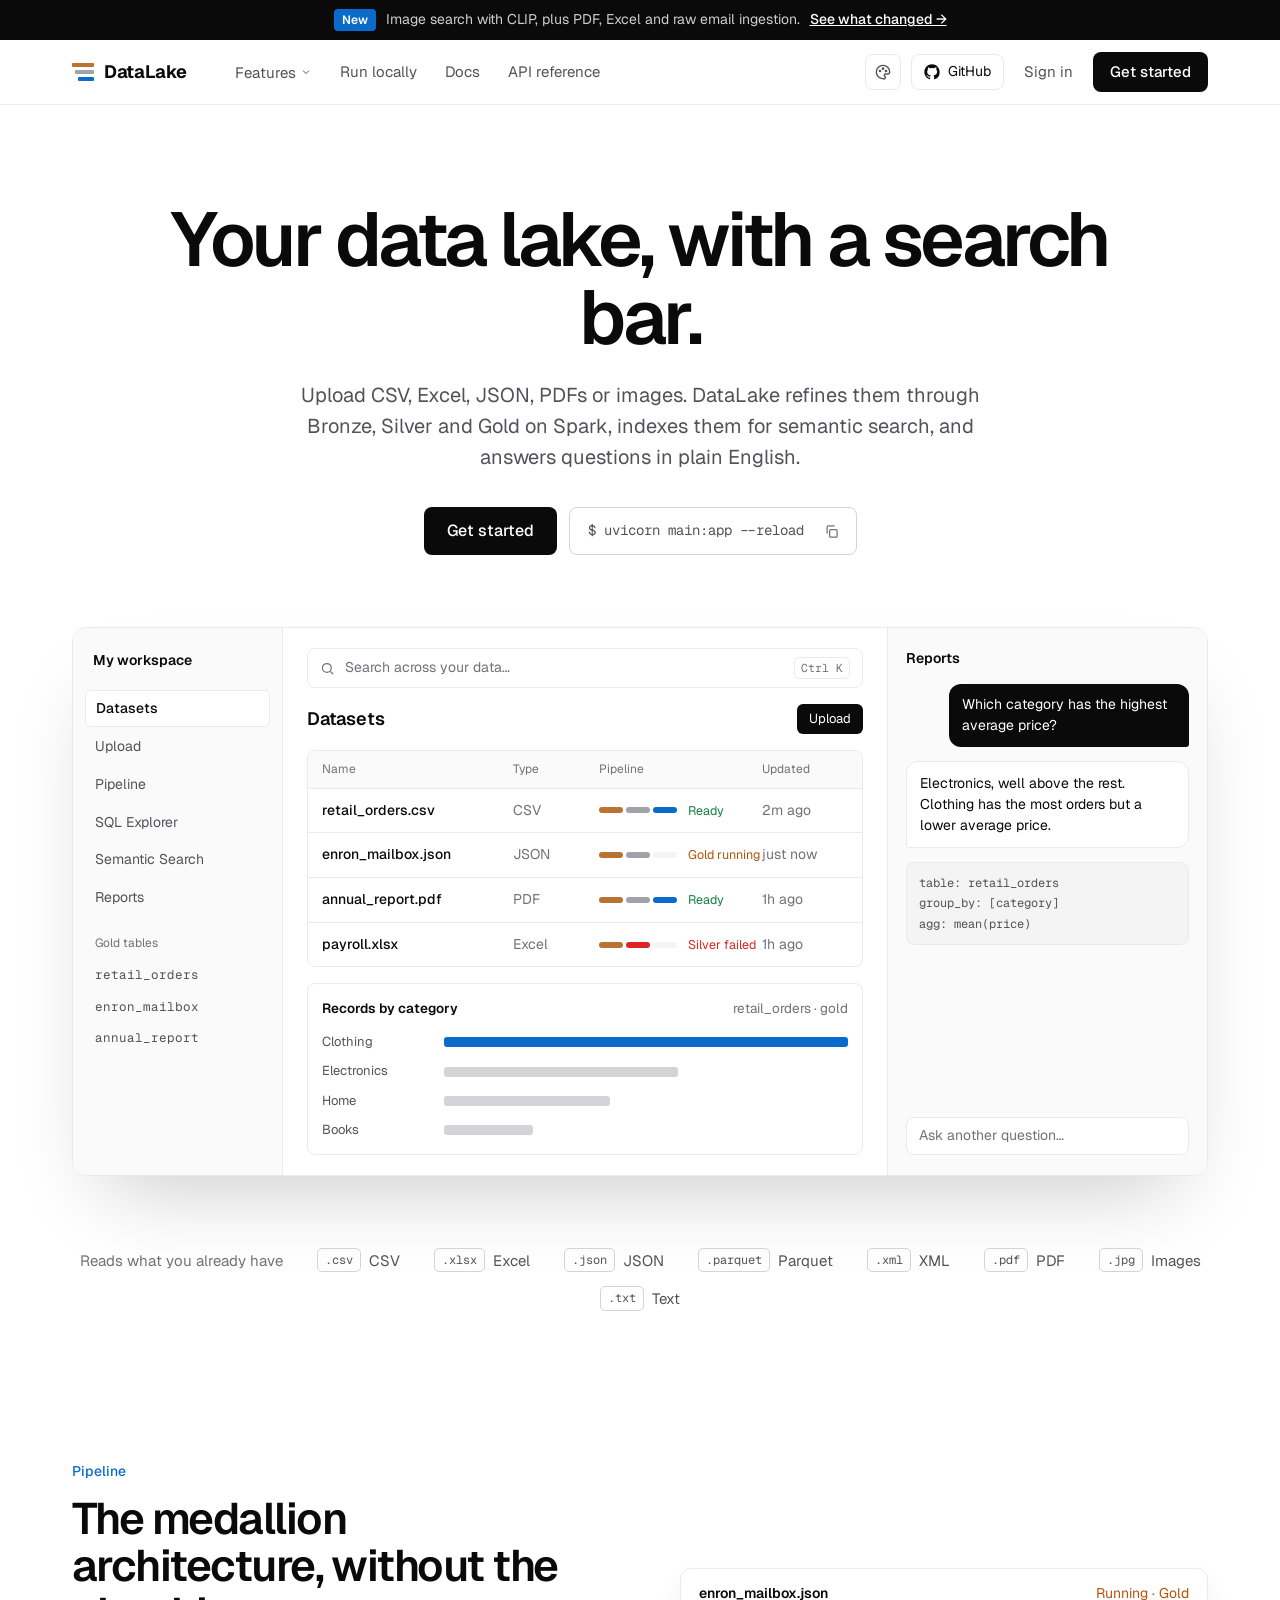
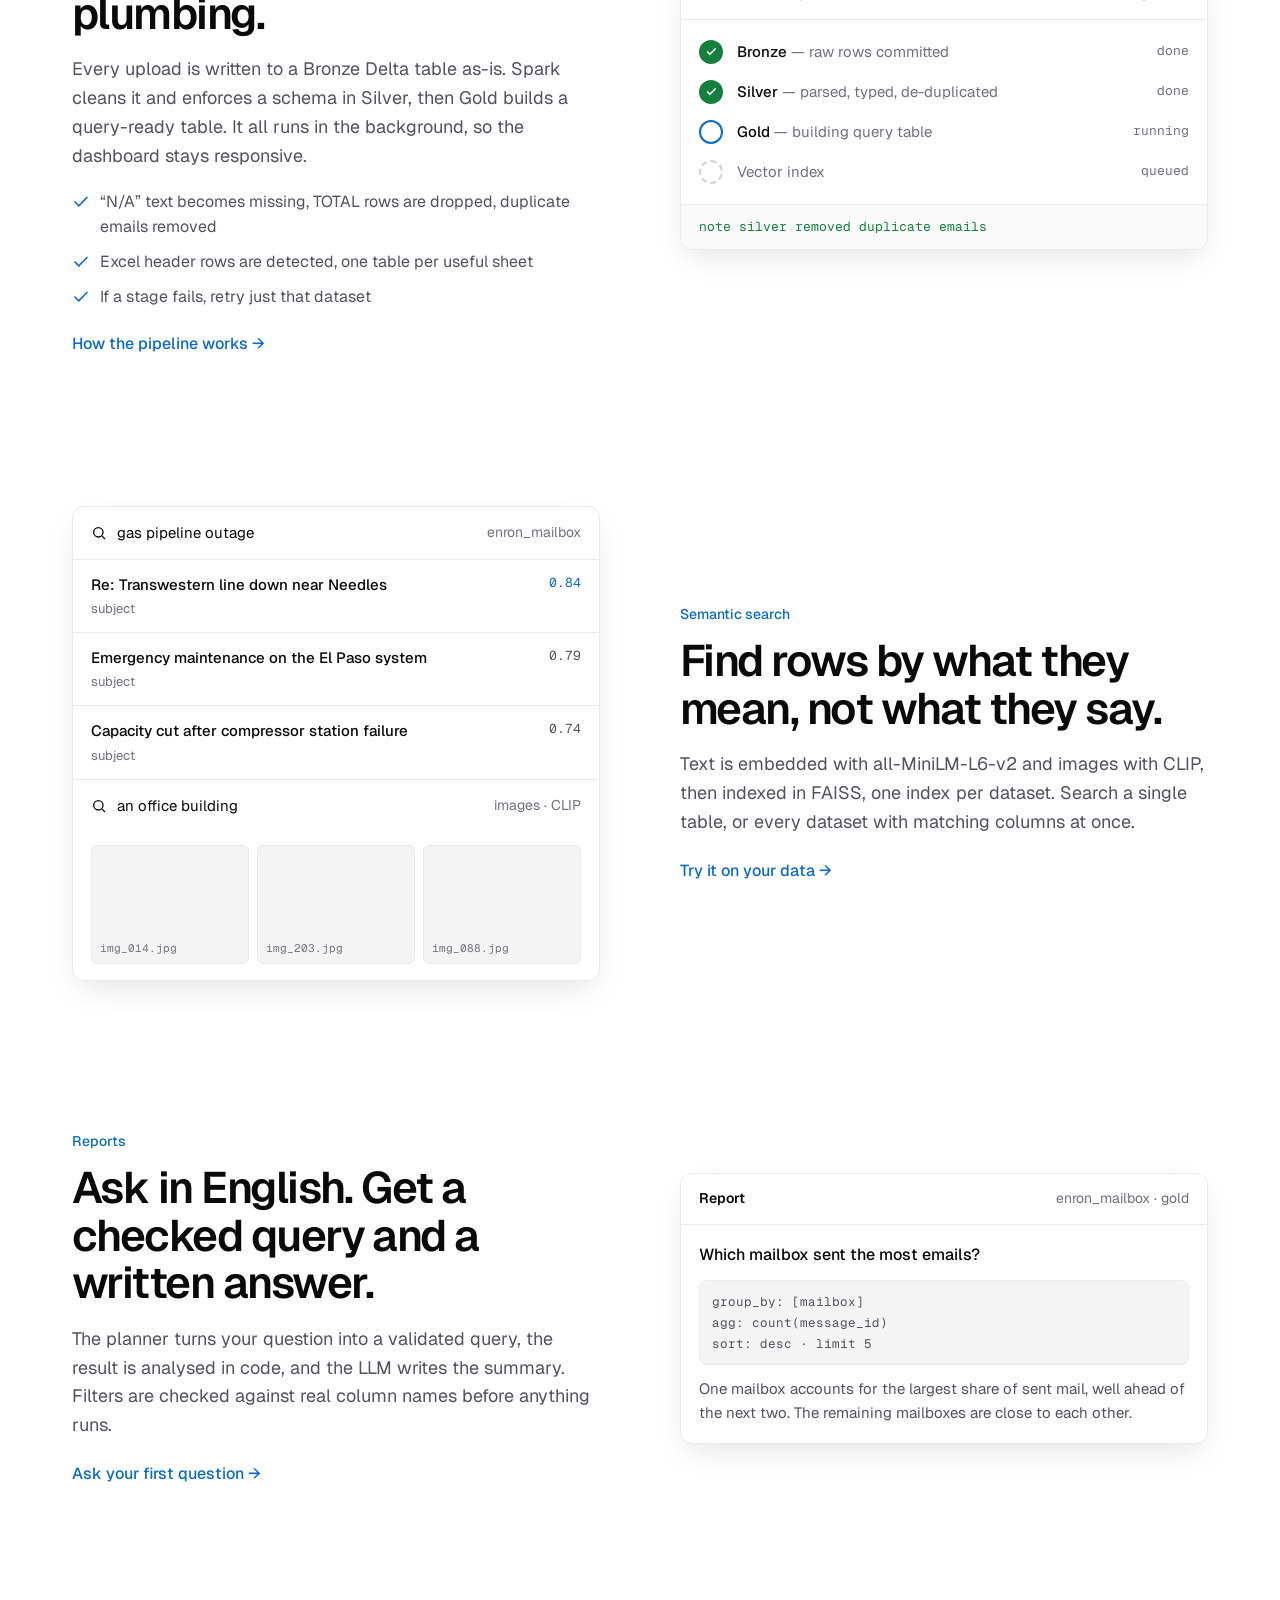
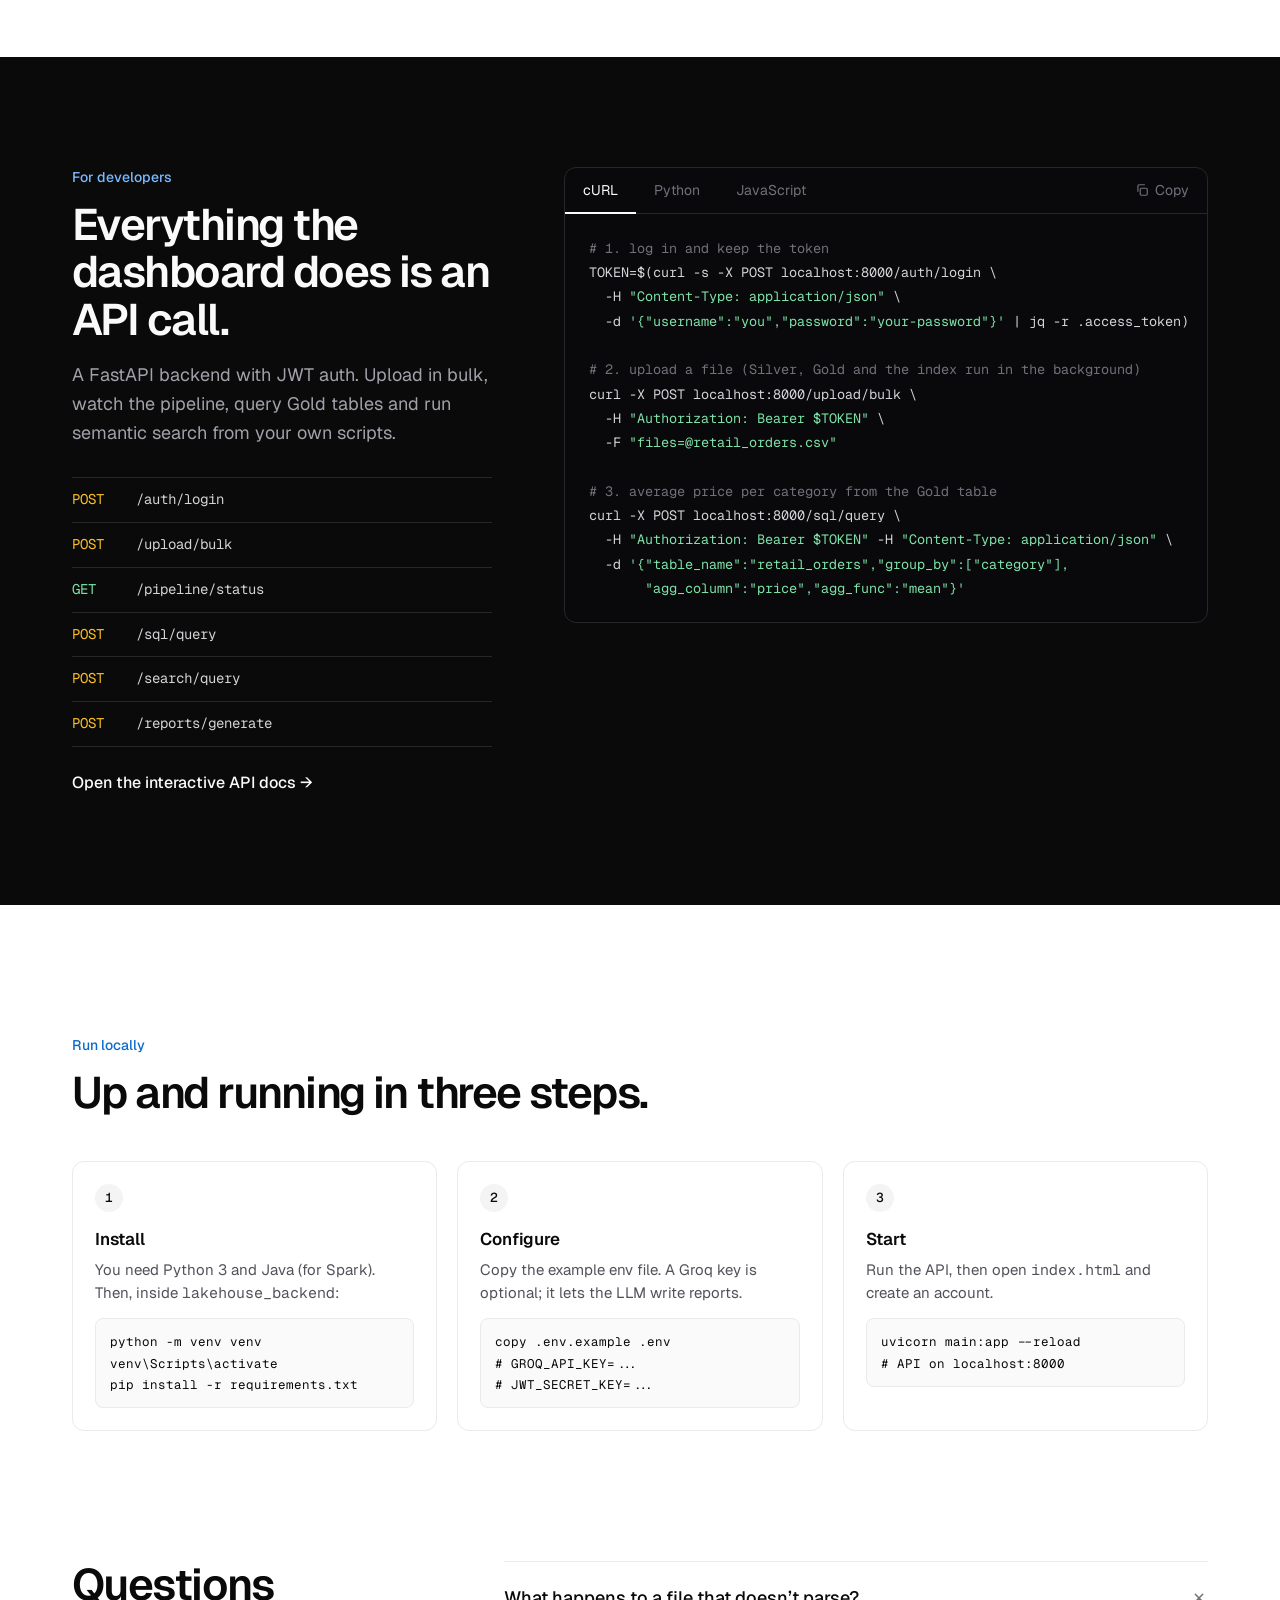
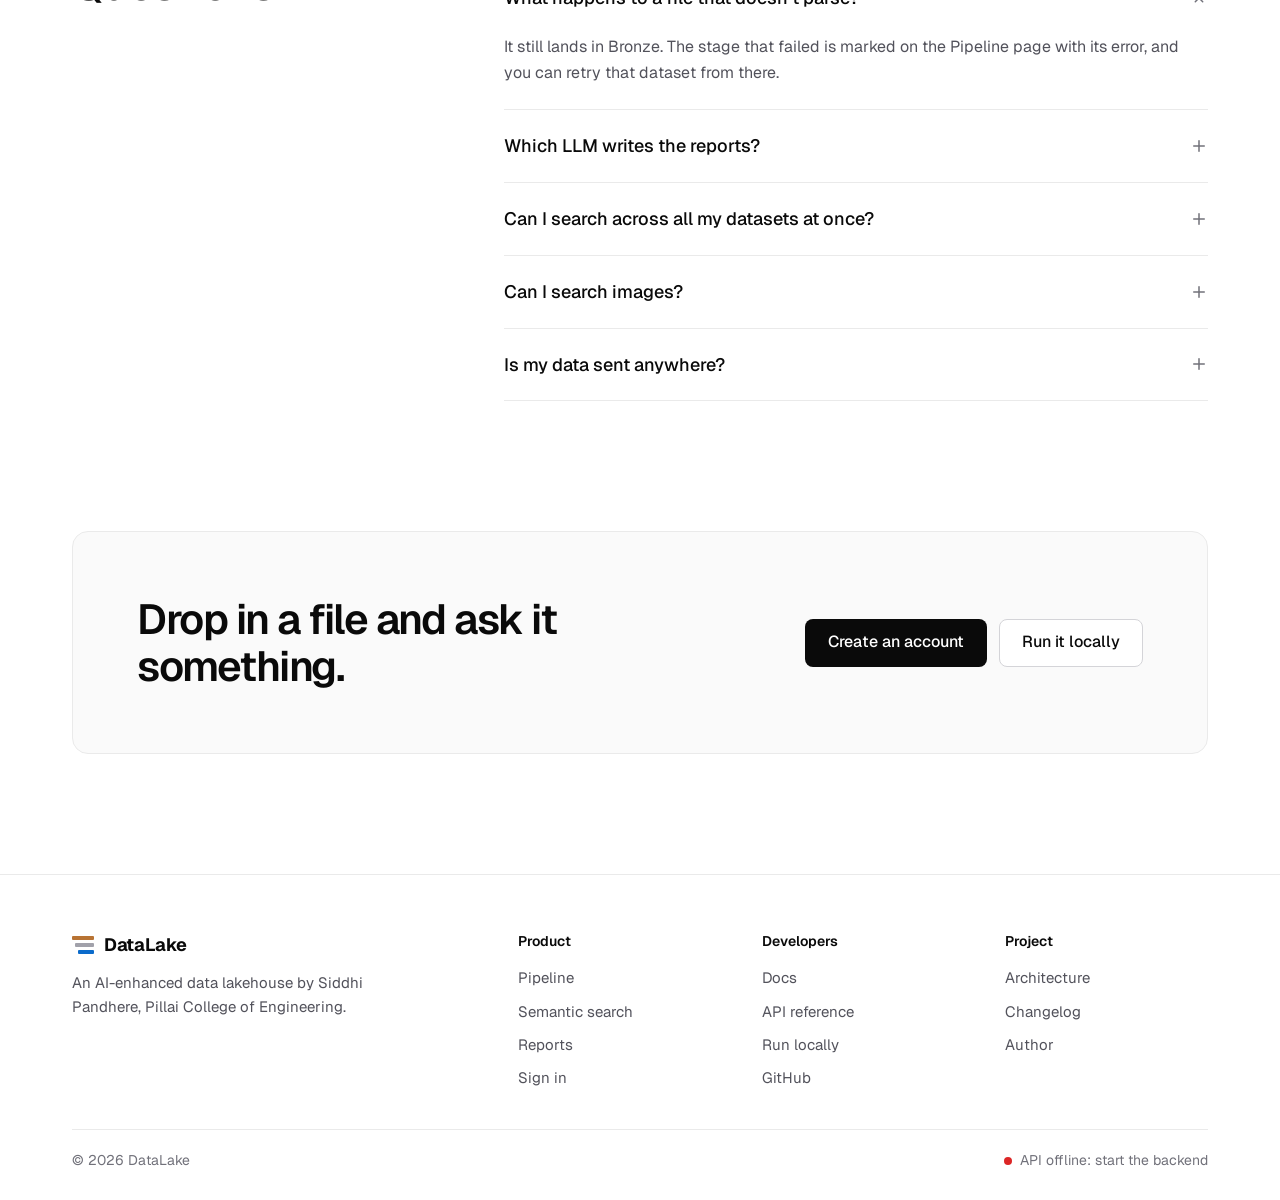
<file: index.html>
<!DOCTYPE html>
<html lang="en">
<head>
<meta charset="UTF-8" />
<meta name="viewport" content="width=device-width, initial-scale=1.0" />
<title>DataLake — AI-enhanced data lakehouse</title>
<meta name="description" content="Upload CSV, Excel, JSON, PDFs or images. DataLake refines them through Bronze, Silver and Gold, indexes them for semantic search, and answers questions in plain English." />
<script src="theme.js"></script>
<link rel="preconnect" href="https://fonts.googleapis.com">
<link rel="preconnect" href="https://fonts.gstatic.com" crossorigin>
<link href="https://fonts.googleapis.com/css2?family=Geist:wght@400;500;600;700&family=Geist+Mono:wght@400;500&display=swap" rel="stylesheet">
<link rel="stylesheet" href="theme.css">
<style>
*,*::before,*::after{ margin:0; padding:0; box-sizing:border-box; }
html{ scroll-behavior:smooth; scroll-padding-top: 80px; }
body{ font-family: var(--font-ui); background: var(--bg); color: var(--text); font-size:16px; line-height:1.55; -webkit-font-smoothing: antialiased; }
a{ color: inherit; text-decoration:none; }
button{ font-family: inherit; }
img,svg{ display:block; }
.container{ max-width: 1200px; margin: 0 auto; padding: 0 32px; }
.mono{ font-family: var(--font-mono); }
.faint{ color: var(--text-faint); }
:focus-visible{ outline: 2px solid var(--accent); outline-offset: 2px; border-radius: 4px; }

/* buttons */
.btn{ display:inline-flex; align-items:center; justify-content:center; gap:8px; height:40px; padding:0 16px; border-radius: var(--radius); font-size:15px; font-weight:500; border:1px solid transparent; cursor:pointer; transition: background .15s var(--ease), border-color .15s var(--ease), opacity .15s; white-space:nowrap; }
.btn svg{ width:15px; height:15px; }
.btn-primary{ background: var(--text); color: var(--on-text); }
.btn-primary:hover{ opacity:.86; }
.btn-secondary{ background: var(--surface); color: var(--text); border-color: var(--border-strong); }
.btn-secondary:hover{ border-color: var(--text-faint); }
.btn-lg{ height:48px; padding:0 22px; font-size:16px; }
.link-arrow{ display:inline-flex; align-items:center; gap:6px; font-weight:500; color: var(--accent); }
.link-arrow:hover{ color: var(--accent-hover); }

/* announcement */
.announce{ display:flex; align-items:center; justify-content:center; gap:10px; min-height:40px; padding: 8px 16px; background: var(--text); color: color-mix(in srgb, var(--on-text) 80%, transparent); font-size:14px; text-align:center; flex-wrap:wrap; }
:root[data-scheme="dark"] .announce{ color: var(--text-muted); background: var(--surface); border-bottom:1px solid var(--border); }
.announce .tag{ padding:2px 8px; border-radius:4px; background: var(--accent); color: var(--accent-contrast); font-size:12px; font-weight:600; }
.announce .more{ color: var(--on-text); font-weight:500; text-decoration: underline; }
:root[data-scheme="dark"] .announce .more{ color: var(--accent); }

/* nav */
.nav{ position: sticky; top:0; z-index:1000; background: color-mix(in srgb, var(--bg) 88%, transparent); backdrop-filter: saturate(180%) blur(12px); -webkit-backdrop-filter: saturate(180%) blur(12px); border-bottom: 1px solid var(--border); }
.nav .container{ height:64px; display:flex; align-items:center; justify-content:space-between; gap:24px; }
.nav-left{ display:flex; align-items:center; gap:36px; }
.logo{ display:flex; align-items:center; gap:10px; font-weight:700; font-size:18px; letter-spacing:-0.02em; }
.logo-mark{ width:22px; display:flex; flex-direction:column; gap:3px; }
.logo-mark span{ height:4px; border-radius:1px; display:block; }
.logo-mark span:nth-child(1){ background: var(--bronze); }
.logo-mark span:nth-child(2){ background: var(--silver); margin-left:3px; }
.logo-mark span:nth-child(3){ background: var(--accent); margin-left:6px; }
.nav-links{ display:flex; align-items:center; gap:4px; font-size:15px; color: var(--text-muted); }
.nav-links > a, .nav-links .dd > button{ padding: 8px 12px; border-radius: 6px; display:flex; align-items:center; gap:4px; background:none; border:none; color:inherit; font-size:15px; cursor:pointer; }
.nav-links > a:hover, .nav-links .dd > button:hover{ color: var(--text); }
.dd{ position:relative; }
.dd svg{ width:12px; height:12px; transition: transform .15s; }
.dd.open svg{ transform: rotate(180deg); }
.dd-menu{ position:absolute; top: calc(100% + 8px); left:0; width: 320px; padding:8px; background: var(--surface); border:1px solid var(--border); border-radius: var(--radius-lg); box-shadow: var(--shadow-md); display:none; }
.dd.open .dd-menu{ display:block; }
.dd-menu a{ display:block; padding:10px 12px; border-radius: 8px; }
.dd-menu a:hover{ background: var(--surface-3); }
.dd-menu strong{ display:block; font-size:14px; font-weight:500; color: var(--text); }
.dd-menu span{ display:block; font-size:13px; color: var(--text-faint); margin-top:2px; }
.nav-right{ display:flex; align-items:center; gap:10px; font-size:15px; }
.gh{ height:36px; padding:0 12px; display:flex; align-items:center; gap:8px; border:1px solid var(--border); border-radius: var(--radius); font-size:14px; }
.gh:hover{ border-color: var(--border-strong); }
.gh svg{ width:16px; height:16px; }
.signin{ padding: 0 10px; color: var(--text-muted); }
.signin:hover{ color: var(--text); }
.menu-toggle{ display:none; width:36px; height:36px; border:1px solid var(--border); border-radius: var(--radius); background: var(--surface); color: var(--text); align-items:center; justify-content:center; cursor:pointer; }
.menu-toggle svg{ width:18px; height:18px; }
.mobile-menu{ display:none; border-top:1px solid var(--border); padding: 12px 20px 20px; background: var(--bg); }
.mobile-menu a{ display:block; padding: 12px 4px; border-bottom: 1px solid var(--border); font-size:16px; }
.mobile-menu .btn{ width:100%; margin-top:14px; border-bottom:none; }
.nav.menu-open .mobile-menu{ display:block; }

/* hero */
.hero{ padding: 96px 0 0; text-align:center; }
.hero h1{ font-size: clamp(44px, 6.4vw, 76px); font-weight: 600; letter-spacing: -0.045em; line-height:1.02; max-width: 960px; margin: 0 auto; }
.hero p.lead{ margin: 24px auto 0; font-size: 20px; line-height:1.55; color: var(--text-muted); max-width: 680px; }
.hero-cta{ margin-top: 34px; display:flex; gap:12px; justify-content:center; flex-wrap:wrap; }
.cmd{ height:48px; padding: 0 8px 0 18px; display:inline-flex; align-items:center; gap:12px; border:1px solid var(--border-strong); border-radius: var(--radius); background: var(--surface); font-family: var(--font-mono); font-size:14px; color: var(--text-muted); }
.cmd button{ width:32px; height:32px; border:none; border-radius:6px; background:transparent; color: var(--text-faint); cursor:pointer; display:flex; align-items:center; justify-content:center; }
.cmd button:hover{ background: var(--surface-3); color: var(--text); }
.cmd button svg{ width:15px; height:15px; }

/* product shot */
.shot{ margin: 72px auto 0; max-width: 1180px; border:1px solid var(--border); border-radius: 14px; background: var(--surface); box-shadow: var(--shadow-lg); overflow:hidden; display:grid; grid-template-columns: 210px 1fr 320px; text-align:left; font-size:14px; }
.shot-side{ background: var(--surface-2); border-right:1px solid var(--border); padding: 16px 12px; display:flex; flex-direction:column; gap:2px; }
.shot-side .ws{ font-weight:600; padding: 6px 8px 16px; }
.shot-side .it{ padding: 7px 10px; border-radius: 6px; color: var(--text-muted); }
.shot-side .it.on{ background: var(--surface); color: var(--text); border:1px solid var(--border); font-weight:500; }
.shot-side .grp{ padding: 16px 10px 6px; font-size:12px; color: var(--text-faint); }
.shot-side .tb{ padding: 5px 10px; font-family: var(--font-mono); font-size:12.5px; color: var(--text-muted); }
.shot-main{ padding: 20px 24px; display:flex; flex-direction:column; gap:16px; min-width:0; }
.shot-search{ height:40px; display:flex; align-items:center; gap:10px; padding:0 12px; border:1px solid var(--border); border-radius: var(--radius); color: var(--text-faint); }
.shot-search svg{ width:15px; height:15px; }
.kbd{ margin-left:auto; font-family: var(--font-mono); font-size:11.5px; border:1px solid var(--border); border-radius:5px; padding:1px 6px; }
.shot-h{ display:flex; justify-content:space-between; align-items:center; }
.shot-h b{ font-size:18px; font-weight:600; letter-spacing:-0.01em; }
.shot-h span{ height:30px; padding:0 12px; display:flex; align-items:center; border-radius:6px; background: var(--text); color: var(--on-text); font-size:13px; }
.tbl{ border:1px solid var(--border); border-radius: var(--radius); overflow:hidden; }
.tbl .r{ display:grid; grid-template-columns: 2fr .9fr 1.7fr .9fr; padding: 11px 14px; border-top: 1px solid var(--border); align-items:center; }
.tbl .r:first-child{ border-top:none; background: var(--surface-2); color: var(--text-faint); font-size:12px; padding: 9px 14px; }
.tbl .n{ font-weight:500; overflow:hidden; text-overflow:ellipsis; white-space:nowrap; }
.stages{ display:flex; align-items:center; gap:3px; }
.stages i{ width:24px; height:6px; border-radius:3px; background: var(--surface-3); display:block; }
.stages i.b{ background: var(--bronze); } .stages i.s{ background: var(--silver); } .stages i.g{ background: var(--accent); } .stages i.x{ background: var(--red); }
.stages em{ font-style:normal; margin-left:8px; font-size:12.5px; white-space:nowrap; }
.ok{ color: var(--green); } .run{ color: var(--amber); } .bad{ color: var(--red); }
.bars{ border:1px solid var(--border); border-radius: var(--radius); padding: 14px; display:grid; grid-template-columns: 110px 1fr; gap: 9px 12px; align-items:center; font-size:13px; color: var(--text-muted); }
.bars .t{ grid-column: 1 / -1; display:flex; justify-content:space-between; font-size:13.5px; color: var(--text); font-weight:600; margin-bottom:4px; }
.bars .t span{ font-weight:400; color: var(--text-faint); }
.bars i{ height:10px; border-radius:3px; background: var(--border-strong); display:block; }
.bars i.hi{ background: var(--accent); }
.shot-ask{ background: var(--surface-2); border-left:1px solid var(--border); padding: 20px 18px; display:flex; flex-direction:column; gap:14px; }
.bubble-q{ align-self:flex-end; max-width: 240px; padding: 10px 13px; border-radius: 12px 12px 3px 12px; background: var(--text); color: var(--on-text); }
.bubble-a{ padding: 11px 13px; border-radius: 12px 12px 12px 3px; background: var(--surface); border:1px solid var(--border); line-height:1.5; }
.plan{ border:1px solid var(--border); border-radius: 8px; background: var(--surface-3); padding: 10px 12px; font-family: var(--font-mono); font-size:12px; line-height:1.7; color: var(--text-muted); }
.follow{ margin-top:auto; height:38px; display:flex; align-items:center; padding:0 12px; border:1px solid var(--border); border-radius: var(--radius); background: var(--surface); color: var(--text-faint); }

/* formats */
.formats{ margin-top: 72px; display:flex; flex-wrap:wrap; justify-content:center; align-items:center; gap: 14px 34px; font-size:15px; color: var(--text-muted); }
.formats .lbl{ color: var(--text-faint); }
.formats .f{ display:flex; align-items:center; gap:8px; }
.formats .f code{ font-family: var(--font-mono); font-size:12px; padding: 2px 7px; border:1px solid var(--border-strong); border-radius:5px; color: var(--text-muted); }

/* feature blocks */
section.feature{ padding-top: 150px; }
.feature .container{ display:grid; grid-template-columns: 1fr 1fr; gap: 80px; align-items:center; }
.feature.rev .copy{ order:2; }
.kicker{ font-size:14px; font-weight:500; color: var(--accent); }
h2.title{ margin-top: 12px; font-size: clamp(32px, 3.6vw, 44px); font-weight:600; letter-spacing:-0.035em; line-height:1.08; }
.copy p{ margin-top: 18px; font-size:18px; line-height:1.6; color: var(--text-muted); }
.copy ul{ margin-top: 20px; list-style:none; display:flex; flex-direction:column; gap:10px; font-size:16px; color: var(--text-muted); }
.copy li{ display:flex; gap:10px; }
.copy li svg{ width:18px; height:18px; flex-shrink:0; color: var(--accent); margin-top:3px; }
.copy .link-arrow{ margin-top: 22px; }
.panel{ border:1px solid var(--border); border-radius: var(--radius-lg); background: var(--surface); box-shadow: var(--shadow-md); overflow:hidden; font-size:15px; }
.panel-h{ padding: 14px 18px; border-bottom: 1px solid var(--border); display:flex; justify-content:space-between; align-items:center; gap:12px; font-size:14px; }
.panel-h b{ font-weight:600; }
.steps{ padding: 20px 18px; display:flex; flex-direction:column; gap:16px; }
.step{ display:grid; grid-template-columns: 26px 1fr auto; gap:12px; align-items:center; }
.dot{ width:24px; height:24px; border-radius:50%; display:flex; align-items:center; justify-content:center; }
.dot svg{ width:13px; height:13px; }
.dot.done{ background: var(--green); color: var(--surface); }
.dot.now{ border:2px solid var(--accent); }
.dot.wait{ border:2px dashed var(--border-strong); }
.step small{ font-family: var(--font-mono); font-size:13px; color: var(--text-faint); }
.panel-foot{ padding: 12px 18px; background: var(--surface-2); border-top:1px solid var(--border); font-family: var(--font-mono); font-size:13px; color: var(--green); }
.hit{ display:grid; grid-template-columns: 1fr auto; gap: 3px 12px; padding: 13px 18px; border-bottom:1px solid var(--border); }
.hit b{ font-weight:500; }
.hit .sc{ font-family: var(--font-mono); font-size:13px; color: var(--text-muted); }
.hit .sc.top{ color: var(--accent); }
.hit small{ font-size:13px; color: var(--text-faint); }
.imgs{ display:grid; grid-template-columns: repeat(3, 1fr); gap:8px; padding: 14px 18px 16px; }
.imgs div{ aspect-ratio: 4/3; border-radius:6px; background: var(--surface-3); border:1px solid var(--border); display:flex; align-items:flex-end; padding:6px 8px; font-family: var(--font-mono); font-size:11px; color: var(--text-faint); }
.report{ padding: 18px; display:flex; flex-direction:column; gap:12px; }
.report .q{ font-weight:500; font-size:16px; }
.report .sum{ line-height:1.6; color: var(--text-muted); }
.report .plan{ font-size:12.5px; }

/* developer section */
.dev{ margin-top: 170px; background: var(--text); color:#EDEDED; padding: 110px 0; }
:root[data-scheme="dark"] .dev{ background: var(--bg-subtle); border-top:1px solid var(--border); border-bottom:1px solid var(--border); }
.dev .container{ display:grid; grid-template-columns: 420px 1fr; gap: 72px; }
.dev .kicker{ color: var(--accent-on-dark); }
.dev h2.title{ color:#FAFAFA; }
.dev p{ margin-top:18px; font-size:18px; line-height:1.6; color:#A1A1AA; }
.endpoints{ margin-top: 30px; font-family: var(--font-mono); font-size:14px; }
.endpoints div{ padding: 11px 0; border-top: 1px solid #27272A; display:flex; gap:16px; color:#D4D4D8; }
.endpoints div:last-child{ border-bottom: 1px solid #27272A; }
.endpoints .m{ width:48px; color:#7EE2A8; }
.endpoints .m.post{ color:#FBBF24; }
.dev .link-arrow{ margin-top:24px; color:#FAFAFA; }
.code{ border:1px solid #27272A; border-radius: var(--radius-lg); background:#09090B; overflow:hidden; align-self:start; min-width:0; }
.tabs{ display:flex; border-bottom:1px solid #27272A; }
.tabs button{ padding: 13px 18px; border:none; background:none; color:#71717A; font-size:14px; cursor:pointer; border-bottom:2px solid transparent; margin-bottom:-1px; }
.tabs button:hover{ color:#D4D4D8; }
.tabs button[aria-selected="true"]{ color:#FAFAFA; border-bottom-color: #FAFAFA; }
.tabs .copy-code{ margin-left:auto; color:#71717A; display:flex; align-items:center; gap:6px; }
.tabs .copy-code svg{ width:14px; height:14px; }
.code pre{ padding: 22px 24px; font-family: var(--font-mono); font-size:13.5px; line-height:1.8; color:#D4D4D8; overflow-x:auto; }
.code pre[hidden]{ display:none; }
.code .s{ color:#7EE2A8; } .code .k{ color:#FBBF24; } .code .c{ color:#71717A; }

/* run locally */
.run-steps{ display:grid; grid-template-columns: repeat(3, 1fr); gap: 20px; margin-top: 44px; }
.run-step{ border:1px solid var(--border); border-radius: var(--radius-lg); padding: 22px; background: var(--surface); min-width:0; }
.run-step .num{ width:28px; height:28px; border-radius:50%; background: var(--surface-3); display:flex; align-items:center; justify-content:center; font-family: var(--font-mono); font-size:13px; font-weight:500; }
.run-step h3{ margin-top: 14px; font-size:17px; font-weight:600; letter-spacing:-0.01em; }
.run-step p{ margin-top: 6px; font-size:15px; color: var(--text-muted); line-height:1.55; }
.run-step pre{ margin-top: 14px; padding: 12px 14px; border-radius: var(--radius); background: var(--surface-2); border:1px solid var(--border); font-family: var(--font-mono); font-size:12.5px; line-height:1.7; overflow-x:auto; color: var(--text); }

/* faq */
.faq .container{ display:grid; grid-template-columns: 360px 1fr; gap: 72px; }
.faq details{ border-top:1px solid var(--border); }
.faq details:last-child{ border-bottom:1px solid var(--border); }
.faq summary{ list-style:none; cursor:pointer; padding: 22px 0; display:flex; justify-content:space-between; align-items:center; gap:20px; font-size:18px; font-weight:500; }
.faq summary::-webkit-details-marker{ display:none; }
.faq summary svg{ width:18px; height:18px; color: var(--text-faint); transition: transform .2s var(--ease); flex-shrink:0; }
.faq details[open] summary svg{ transform: rotate(45deg); }
.faq details p{ padding: 0 0 22px; font-size:16px; line-height:1.65; color: var(--text-muted); max-width: 680px; }
.faq code{ font-family: var(--font-mono); font-size: 0.9em; padding: 1px 5px; border-radius:4px; background: var(--surface-3); }

/* cta + footer */
.cta{ margin-top: 130px; }
.cta .box{ border:1px solid var(--border); border-radius: 16px; background: var(--surface-2); padding: 64px; display:flex; align-items:center; justify-content:space-between; gap:32px; flex-wrap:wrap; }
.cta h2{ font-size: clamp(30px, 3.4vw, 42px); font-weight:600; letter-spacing:-0.035em; line-height:1.1; max-width:620px; }
.cta .acts{ display:flex; gap:12px; flex-wrap:wrap; }
footer{ margin-top: 120px; border-top:1px solid var(--border); }
.foot{ padding: 56px 0 40px; display:grid; grid-template-columns: 2fr 1fr 1fr 1fr; gap: 40px; font-size:15px; }
.foot p{ margin-top:12px; color: var(--text-muted); line-height:1.6; max-width:300px; }
.foot h4{ font-size:14px; font-weight:600; margin-bottom:14px; }
.foot ul{ list-style:none; display:flex; flex-direction:column; gap:10px; color: var(--text-muted); }
.foot a:hover{ color: var(--text); }
.foot-bottom{ padding: 20px 0 28px; border-top:1px solid var(--border); display:flex; justify-content:space-between; align-items:center; gap:16px; font-size:14px; color: var(--text-faint); flex-wrap:wrap; }
.status{ display:flex; align-items:center; gap:8px; }
.status i{ width:8px; height:8px; border-radius:50%; background: var(--text-faint); display:block; }
.status.up i{ background: var(--green); box-shadow: 0 0 0 3px var(--green-dim); }
.status.down i{ background: var(--red); }

.toast{ position: fixed; bottom: 24px; left:50%; transform: translateX(-50%) translateY(20px); opacity:0; pointer-events:none; background: var(--text); color: var(--on-text); padding: 10px 16px; border-radius: var(--radius); font-size:14px; transition: all .2s var(--ease); z-index:3000; }
.toast.show{ opacity:1; transform: translateX(-50%) translateY(0); }

/* responsive */
@media (max-width: 1080px){
  .shot{ grid-template-columns: 1fr; }
  .shot-side, .shot-ask{ display:none; }
  .dev .container{ grid-template-columns: 1fr; }
}
@media (max-width: 900px){
  .nav-links, .gh, .signin, .nav-right > .btn-primary{ display:none; }
  .menu-toggle{ display:flex; }
  .feature .container{ grid-template-columns: 1fr; gap: 40px; }
  .feature.rev .copy{ order:0; }
  .run-steps{ grid-template-columns: 1fr; }
  .faq .container{ grid-template-columns: 1fr; gap: 24px; }
  .foot{ grid-template-columns: 1fr 1fr; }
}
@media (max-width: 560px){
  .container{ padding: 0 16px; }
  .hero{ padding-top: 64px; }
  .hero p.lead{ font-size:17px; }
  .cmd{ font-size:12px; max-width:100%; overflow:hidden; }
  .tbl .r{ grid-template-columns: 1.4fr 1.6fr; }
  .tbl .r > :nth-child(2), .tbl .r > :nth-child(4){ display:none; }
  section.feature{ padding-top: 96px; }
  .dev{ margin-top: 110px; padding: 72px 0; }
  .cta .box{ padding: 32px 24px; }
  .foot{ grid-template-columns: 1fr; }
}
</style>
</head>
<body>

<a class="announce" href="https://github.com/siddhipandhere/ai-enhanced-data-lakehouse/commits/main" target="_blank" rel="noopener">
  <span class="tag">New</span>
  <span>Image search with CLIP, plus PDF, Excel and raw email ingestion.</span>
  <span class="more">See what changed →</span>
</a>

<header class="nav" id="nav">
  <div class="container">
    <div class="nav-left">
      <a href="index.html" class="logo" aria-label="DataLake home"><span class="logo-mark"><span></span><span></span><span></span></span>DataLake</a>
      <nav class="nav-links" aria-label="Main">
        <div class="dd" id="featuresDd">
          <button type="button" aria-expanded="false" aria-controls="featuresMenu">Features
            <svg viewBox="0 0 24 24" fill="none" stroke="currentColor" stroke-width="2"><path d="M6 9l6 6 6-6"/></svg>
          </button>
          <div class="dd-menu" id="featuresMenu">
            <a href="#pipeline"><strong>Pipeline</strong><span>Bronze → Silver → Gold on Spark and Delta Lake</span></a>
            <a href="#search"><strong>Semantic search</strong><span>Find text and images by meaning with FAISS</span></a>
            <a href="#reports"><strong>Reports</strong><span>Ask a question in plain English</span></a>
            <a href="#api"><strong>API</strong><span>Everything the dashboard does, over HTTP</span></a>
          </div>
        </div>
        <a href="#run">Run locally</a>
        <a href="https://github.com/siddhipandhere/ai-enhanced-data-lakehouse/tree/main/lakehouse_backend#readme" target="_blank" rel="noopener">Docs</a>
        <a href="http://localhost:8000/docs" target="_blank" rel="noopener" title="FastAPI's interactive docs — needs the backend running">API reference</a>
      </nav>
    </div>
    <div class="nav-right">
      <span data-theme-menu></span>
      <a class="gh" href="https://github.com/siddhipandhere/ai-enhanced-data-lakehouse" target="_blank" rel="noopener">
        <svg viewBox="0 0 24 24" fill="currentColor" aria-hidden="true"><path d="M12 .5C5.7.5.5 5.7.5 12c0 5.1 3.3 9.4 7.9 10.9.6.1.8-.3.8-.6v-2c-3.2.7-3.9-1.5-3.9-1.5-.5-1.3-1.3-1.7-1.3-1.7-1-.7.1-.7.1-.7 1.2.1 1.8 1.2 1.8 1.2 1 1.8 2.8 1.3 3.5 1 .1-.8.4-1.3.7-1.6-2.6-.3-5.3-1.3-5.3-5.7 0-1.3.5-2.3 1.2-3.1-.1-.3-.5-1.5.1-3.1 0 0 1-.3 3.3 1.2a11.5 11.5 0 0 1 6 0C17.3 4.7 18.3 5 18.3 5c.6 1.6.2 2.8.1 3.1.8.8 1.2 1.8 1.2 3.1 0 4.4-2.7 5.4-5.3 5.7.4.4.8 1.1.8 2.2v3.3c0 .3.2.7.8.6A11.5 11.5 0 0 0 23.5 12C23.5 5.7 18.3.5 12 .5z"/></svg>
        GitHub</a>
      <a class="signin" href="login.html">Sign in</a>
      <a class="btn btn-primary" href="login.html#register">Get started</a>
      <button class="menu-toggle" id="menuToggle" type="button" aria-label="Open menu" aria-expanded="false" aria-controls="mobileMenu">
        <svg viewBox="0 0 24 24" fill="none" stroke="currentColor" stroke-width="2" stroke-linecap="round"><path d="M4 7h16M4 12h16M4 17h16"/></svg>
      </button>
    </div>
  </div>
  <div class="mobile-menu" id="mobileMenu">
    <a href="#pipeline">Pipeline</a>
    <a href="#search">Semantic search</a>
    <a href="#reports">Reports</a>
    <a href="#api">API</a>
    <a href="#run">Run locally</a>
    <a href="https://github.com/siddhipandhere/ai-enhanced-data-lakehouse/tree/main/lakehouse_backend#readme" target="_blank" rel="noopener">Docs</a>
    <a href="login.html">Sign in</a>
    <a class="btn btn-primary" href="login.html#register">Get started</a>
  </div>
</header>

<main>
<section class="hero">
  <div class="container">
    <h1>Your data lake, with a search bar.</h1>
    <p class="lead">Upload CSV, Excel, JSON, PDFs or images. DataLake refines them through Bronze, Silver and Gold on Spark, indexes them for semantic search, and answers questions in plain English.</p>
    <div class="hero-cta">
      <a class="btn btn-primary btn-lg" href="login.html#register">Get started</a>
      <div class="cmd"><span>$ uvicorn main:app --reload</span>
        <button type="button" data-copy="uvicorn main:app --reload" aria-label="Copy command">
          <svg viewBox="0 0 24 24" fill="none" stroke="currentColor" stroke-width="2"><rect x="9" y="9" width="12" height="12" rx="2"/><path d="M5 15V5a2 2 0 0 1 2-2h10"/></svg>
        </button>
      </div>
    </div>

    <div class="shot" role="img" aria-label="The DataLake dashboard: a dataset list with pipeline progress, a chart, and a report answering a question.">
      <div class="shot-side" aria-hidden="true">
        <div class="ws">My workspace</div>
        <div class="it on">Datasets</div>
        <div class="it">Upload</div>
        <div class="it">Pipeline</div>
        <div class="it">SQL Explorer</div>
        <div class="it">Semantic Search</div>
        <div class="it">Reports</div>
        <div class="grp">Gold tables</div>
        <div class="tb">retail_orders</div>
        <div class="tb">enron_mailbox</div>
        <div class="tb">annual_report</div>
      </div>
      <div class="shot-main" aria-hidden="true">
        <div class="shot-search">
          <svg viewBox="0 0 24 24" fill="none" stroke="currentColor" stroke-width="2"><circle cx="11" cy="11" r="7"/><path d="M21 21l-4.3-4.3"/></svg>
          Search across your data…<span class="kbd">Ctrl K</span>
        </div>
        <div class="shot-h"><b>Datasets</b><span>Upload</span></div>
        <div class="tbl">
          <div class="r"><span>Name</span><span>Type</span><span>Pipeline</span><span>Updated</span></div>
          <div class="r"><span class="n">retail_orders.csv</span><span class="faint">CSV</span><span class="stages"><i class="b"></i><i class="s"></i><i class="g"></i><em class="ok">Ready</em></span><span class="faint">2m ago</span></div>
          <div class="r"><span class="n">enron_mailbox.json</span><span class="faint">JSON</span><span class="stages"><i class="b"></i><i class="s"></i><i></i><em class="run">Gold running</em></span><span class="faint">just now</span></div>
          <div class="r"><span class="n">annual_report.pdf</span><span class="faint">PDF</span><span class="stages"><i class="b"></i><i class="s"></i><i class="g"></i><em class="ok">Ready</em></span><span class="faint">1h ago</span></div>
          <div class="r"><span class="n">payroll.xlsx</span><span class="faint">Excel</span><span class="stages"><i class="b"></i><i class="x"></i><i></i><em class="bad">Silver failed</em></span><span class="faint">1h ago</span></div>
        </div>
        <div class="bars">
          <div class="t">Records by category <span>retail_orders · gold</span></div>
          <span>Clothing</span><i class="hi" style="width:100%"></i>
          <span>Electronics</span><i style="width:58%"></i>
          <span>Home</span><i style="width:41%"></i>
          <span>Books</span><i style="width:22%"></i>
        </div>
      </div>
      <div class="shot-ask" aria-hidden="true">
        <b style="font-weight:600;">Reports</b>
        <div class="bubble-q">Which category has the highest average price?</div>
        <div class="bubble-a">Electronics, well above the rest. Clothing has the most orders but a lower average price.</div>
        <div class="plan">table: retail_orders<br>group_by: [category]<br>agg: mean(price)</div>
        <div class="follow">Ask another question…</div>
      </div>
    </div>

    <div class="formats">
      <span class="lbl">Reads what you already have</span>
      <span class="f"><code>.csv</code>CSV</span>
      <span class="f"><code>.xlsx</code>Excel</span>
      <span class="f"><code>.json</code>JSON</span>
      <span class="f"><code>.parquet</code>Parquet</span>
      <span class="f"><code>.xml</code>XML</span>
      <span class="f"><code>.pdf</code>PDF</span>
      <span class="f"><code>.jpg</code>Images</span>
      <span class="f"><code>.txt</code>Text</span>
    </div>
  </div>
</section>

<section class="feature" id="pipeline">
  <div class="container">
    <div class="copy">
      <div class="kicker">Pipeline</div>
      <h2 class="title">The medallion architecture, without the plumbing.</h2>
      <p>Every upload is written to a Bronze Delta table as-is. Spark cleans it and enforces a schema in Silver, then Gold builds a query-ready table. It all runs in the background, so the dashboard stays responsive.</p>
      <ul>
        <li><svg viewBox="0 0 24 24" fill="none" stroke="currentColor" stroke-width="2.2" stroke-linecap="round"><path d="M20 6L9 17l-5-5"/></svg>“N/A” text becomes missing, TOTAL rows are dropped, duplicate emails removed</li>
        <li><svg viewBox="0 0 24 24" fill="none" stroke="currentColor" stroke-width="2.2" stroke-linecap="round"><path d="M20 6L9 17l-5-5"/></svg>Excel header rows are detected, one table per useful sheet</li>
        <li><svg viewBox="0 0 24 24" fill="none" stroke="currentColor" stroke-width="2.2" stroke-linecap="round"><path d="M20 6L9 17l-5-5"/></svg>If a stage fails, retry just that dataset</li>
      </ul>
      <a class="link-arrow" href="https://github.com/siddhipandhere/ai-enhanced-data-lakehouse/tree/main/lakehouse_backend#readme" target="_blank" rel="noopener">How the pipeline works →</a>
    </div>
    <div class="panel" aria-hidden="true">
      <div class="panel-h"><b>enron_mailbox.json</b><span class="run">Running · Gold</span></div>
      <div class="steps">
        <div class="step"><span class="dot done"><svg viewBox="0 0 24 24" fill="none" stroke="currentColor" stroke-width="3"><path d="M20 6L9 17l-5-5"/></svg></span><span><b style="font-weight:500">Bronze</b><span class="faint"> — raw rows committed</span></span><small>done</small></div>
        <div class="step"><span class="dot done"><svg viewBox="0 0 24 24" fill="none" stroke="currentColor" stroke-width="3"><path d="M20 6L9 17l-5-5"/></svg></span><span><b style="font-weight:500">Silver</b><span class="faint"> — parsed, typed, de-duplicated</span></span><small>done</small></div>
        <div class="step"><span class="dot now"></span><span><b style="font-weight:500">Gold</b><span class="faint"> — building query table</span></span><small class="run">running</small></div>
        <div class="step"><span class="dot wait"></span><span class="faint">Vector index</span><small>queued</small></div>
      </div>
      <div class="panel-foot">note  silver  removed duplicate emails</div>
    </div>
  </div>
</section>

<section class="feature rev" id="search">
  <div class="container">
    <div class="panel" aria-hidden="true">
      <div class="panel-h"><span style="display:flex;align-items:center;gap:10px;font-size:15px;"><svg width="16" height="16" viewBox="0 0 24 24" fill="none" stroke="currentColor" stroke-width="2"><circle cx="11" cy="11" r="7"/><path d="M21 21l-4.3-4.3"/></svg>gas pipeline outage</span><span class="faint">enron_mailbox</span></div>
      <div class="hit"><b>Re: Transwestern line down near Needles</b><span class="sc top">0.84</span><small>subject</small></div>
      <div class="hit"><b>Emergency maintenance on the El Paso system</b><span class="sc">0.79</span><small>subject</small></div>
      <div class="hit"><b>Capacity cut after compressor station failure</b><span class="sc">0.74</span><small>subject</small></div>
      <div class="panel-h" style="border-bottom:none;"><span style="display:flex;align-items:center;gap:10px;font-size:15px;"><svg width="16" height="16" viewBox="0 0 24 24" fill="none" stroke="currentColor" stroke-width="2"><circle cx="11" cy="11" r="7"/><path d="M21 21l-4.3-4.3"/></svg>an office building</span><span class="faint">images · CLIP</span></div>
      <div class="imgs"><div>img_014.jpg</div><div>img_203.jpg</div><div>img_088.jpg</div></div>
    </div>
    <div class="copy">
      <div class="kicker">Semantic search</div>
      <h2 class="title">Find rows by what they mean, not what they say.</h2>
      <p>Text is embedded with all-MiniLM-L6-v2 and images with CLIP, then indexed in FAISS, one index per dataset. Search a single table, or every dataset with matching columns at once.</p>
      <a class="link-arrow" href="login.html">Try it on your data →</a>
    </div>
  </div>
</section>

<section class="feature" id="reports">
  <div class="container">
    <div class="copy">
      <div class="kicker">Reports</div>
      <h2 class="title">Ask in English. Get a checked query and a written answer.</h2>
      <p>The planner turns your question into a validated query, the result is analysed in code, and the LLM writes the summary. Filters are checked against real column names before anything runs.</p>
      <a class="link-arrow" href="login.html">Ask your first question →</a>
    </div>
    <div class="panel" aria-hidden="true">
      <div class="panel-h"><b>Report</b><span class="faint">enron_mailbox · gold</span></div>
      <div class="report">
        <div class="q">Which mailbox sent the most emails?</div>
        <div class="plan">group_by: [mailbox]<br>agg: count(message_id)<br>sort: desc · limit 5</div>
        <div class="sum">One mailbox accounts for the largest share of sent mail, well ahead of the next two. The remaining mailboxes are close to each other.</div>
      </div>
    </div>
  </div>
</section>

<section class="dev" id="api">
  <div class="container">
    <div>
      <div class="kicker">For developers</div>
      <h2 class="title">Everything the dashboard does is an API call.</h2>
      <p>A FastAPI backend with JWT auth. Upload in bulk, watch the pipeline, query Gold tables and run semantic search from your own scripts.</p>
      <div class="endpoints">
        <div><span class="m post">POST</span>/auth/login</div>
        <div><span class="m post">POST</span>/upload/bulk</div>
        <div><span class="m">GET</span>/pipeline/status</div>
        <div><span class="m post">POST</span>/sql/query</div>
        <div><span class="m post">POST</span>/search/query</div>
        <div><span class="m post">POST</span>/reports/generate</div>
      </div>
      <a class="link-arrow" href="http://localhost:8000/docs" target="_blank" rel="noopener">Open the interactive API docs →</a>
    </div>
    <div class="code">
      <div class="tabs" role="tablist" aria-label="Code language">
        <button type="button" role="tab" aria-selected="true" aria-controls="code-curl" id="tab-curl">cURL</button>
        <button type="button" role="tab" aria-selected="false" aria-controls="code-py" id="tab-py">Python</button>
        <button type="button" role="tab" aria-selected="false" aria-controls="code-js" id="tab-js">JavaScript</button>
        <button type="button" class="copy-code" id="copyCode" aria-label="Copy code"><svg viewBox="0 0 24 24" fill="none" stroke="currentColor" stroke-width="2"><rect x="9" y="9" width="12" height="12" rx="2"/><path d="M5 15V5a2 2 0 0 1 2-2h10"/></svg>Copy</button>
      </div>
<pre id="code-curl" role="tabpanel" aria-labelledby="tab-curl"><span class="c"># 1. log in and keep the token</span>
TOKEN=$(curl -s -X POST localhost:8000/auth/login \
  -H <span class="s">"Content-Type: application/json"</span> \
  -d <span class="s">'{"username":"you","password":"your-password"}'</span> | jq -r .access_token)

<span class="c"># 2. upload a file (Silver, Gold and the index run in the background)</span>
curl -X POST localhost:8000/upload/bulk \
  -H <span class="s">"Authorization: Bearer $TOKEN"</span> \
  -F <span class="s">"files=@retail_orders.csv"</span>

<span class="c"># 3. average price per category from the Gold table</span>
curl -X POST localhost:8000/sql/query \
  -H <span class="s">"Authorization: Bearer $TOKEN"</span> -H <span class="s">"Content-Type: application/json"</span> \
  -d <span class="s">'{"table_name":"retail_orders","group_by":["category"],
       "agg_column":"price","agg_func":"mean"}'</span></pre>
<pre id="code-py" role="tabpanel" aria-labelledby="tab-py" hidden><span class="k">import</span> requests

API = <span class="s">"http://localhost:8000"</span>
token = requests.post(<span class="s">f"{API}/auth/login"</span>,
    json={<span class="s">"username"</span>: <span class="s">"you"</span>, <span class="s">"password"</span>: <span class="s">"your-password"</span>}).json()[<span class="s">"access_token"</span>]
auth = {<span class="s">"Authorization"</span>: <span class="s">f"Bearer {token}"</span>}

<span class="k">with</span> open(<span class="s">"retail_orders.csv"</span>, <span class="s">"rb"</span>) <span class="k">as</span> f:
    requests.post(<span class="s">f"{API}/upload/bulk"</span>, headers=auth, files=[(<span class="s">"files"</span>, f)])

hits = requests.post(<span class="s">f"{API}/search/query"</span>, headers=auth, json={
    <span class="s">"table_name"</span>: <span class="s">"retail_orders"</span>, <span class="s">"query"</span>: <span class="s">"cheap winter jackets"</span>, <span class="s">"top_k"</span>: 5,
}).json()[<span class="s">"rows"</span>]</pre>
<pre id="code-js" role="tabpanel" aria-labelledby="tab-js" hidden><span class="k">const</span> API = <span class="s">"http://localhost:8000"</span>;

<span class="k">const</span> { access_token } = <span class="k">await</span> fetch(<span class="s">`${API}/auth/login`</span>, {
  method: <span class="s">"POST"</span>, headers: { <span class="s">"Content-Type"</span>: <span class="s">"application/json"</span> },
  body: JSON.stringify({ username: <span class="s">"you"</span>, password: <span class="s">"your-password"</span> }),
}).then(r =&gt; r.json());

<span class="k">const</span> report = <span class="k">await</span> fetch(<span class="s">`${API}/reports/generate`</span>, {
  method: <span class="s">"POST"</span>,
  headers: { <span class="s">"Content-Type"</span>: <span class="s">"application/json"</span>, Authorization: <span class="s">`Bearer ${access_token}`</span> },
  body: JSON.stringify({ table_name: <span class="s">"retail_orders"</span>, question: <span class="s">"Which category sells the most?"</span> }),
}).then(r =&gt; r.json());

console.log(report.summary);</pre>
    </div>
  </div>
</section>

<section class="feature" id="run" style="padding-top:130px;">
  <div class="container" style="display:block;">
    <div class="kicker">Run locally</div>
    <h2 class="title">Up and running in three steps.</h2>
    <div class="run-steps">
      <div class="run-step"><div class="num">1</div><h3>Install</h3><p>You need Python 3 and Java (for Spark). Then, inside <span class="mono">lakehouse_backend</span>:</p><pre>python -m venv venv
venv\Scripts\activate
pip install -r requirements.txt</pre></div>
      <div class="run-step"><div class="num">2</div><h3>Configure</h3><p>Copy the example env file. A Groq key is optional; it lets the LLM write reports.</p><pre>copy .env.example .env
# GROQ_API_KEY=...
# JWT_SECRET_KEY=...</pre></div>
      <div class="run-step"><div class="num">3</div><h3>Start</h3><p>Run the API, then open <span class="mono">index.html</span> and create an account.</p><pre>uvicorn main:app --reload
# API on localhost:8000</pre></div>
    </div>
  </div>
</section>

<section class="faq" style="padding-top:130px;">
  <div class="container">
    <h2 class="title" style="margin-top:0;">Questions</h2>
    <div>
      <details open>
        <summary>What happens to a file that doesn’t parse?<svg viewBox="0 0 24 24" fill="none" stroke="currentColor" stroke-width="2" stroke-linecap="round"><path d="M12 5v14M5 12h14"/></svg></summary>
        <p>It still lands in Bronze. The stage that failed is marked on the Pipeline page with its error, and you can retry that dataset from there.</p>
      </details>
      <details>
        <summary>Which LLM writes the reports?<svg viewBox="0 0 24 24" fill="none" stroke="currentColor" stroke-width="2" stroke-linecap="round"><path d="M12 5v14M5 12h14"/></svg></summary>
        <p>A Groq-hosted model, set with <code>GROQ_MODEL_NAME</code> in <code>.env</code>. Without a <code>GROQ_API_KEY</code>, reports still work using a rule-based planner and a computed summary.</p>
      </details>
      <details>
        <summary>Can I search across all my datasets at once?<svg viewBox="0 0 24 24" fill="none" stroke="currentColor" stroke-width="2" stroke-linecap="round"><path d="M12 5v14M5 12h14"/></svg></summary>
        <p>Yes, when two or more datasets have exactly the same columns, for example several mailboxes from the same export. An “All datasets (combined)” option then appears in SQL Explorer, Semantic Search and Reports.</p>
      </details>
      <details>
        <summary>Can I search images?<svg viewBox="0 0 24 24" fill="none" stroke="currentColor" stroke-width="2" stroke-linecap="round"><path d="M12 5v14M5 12h14"/></svg></summary>
        <p>Yes. Images uploaded together become one collection, embedded with CLIP, so you can search them with a description like “a stock price chart”. Results come back as thumbnails.</p>
      </details>
      <details>
        <summary>Is my data sent anywhere?<svg viewBox="0 0 24 24" fill="none" stroke="currentColor" stroke-width="2" stroke-linecap="round"><path d="M12 5v14M5 12h14"/></svg></summary>
        <p>Storage, Spark and the search indexes all run on your machine. The only outside call is to Groq, when you generate a report with an API key set.</p>
      </details>
    </div>
  </div>
</section>

<section class="cta">
  <div class="container">
    <div class="box">
      <h2>Drop in a file and ask it something.</h2>
      <div class="acts">
        <a class="btn btn-primary btn-lg" href="login.html#register">Create an account</a>
        <a class="btn btn-secondary btn-lg" href="#run">Run it locally</a>
      </div>
    </div>
  </div>
</section>
</main>

<footer>
  <div class="container">
    <div class="foot">
      <div>
        <a href="index.html" class="logo"><span class="logo-mark"><span></span><span></span><span></span></span>DataLake</a>
        <p>An AI-enhanced data lakehouse by Siddhi Pandhere, Pillai College of Engineering.</p>
      </div>
      <div><h4>Product</h4><ul><li><a href="#pipeline">Pipeline</a></li><li><a href="#search">Semantic search</a></li><li><a href="#reports">Reports</a></li><li><a href="login.html">Sign in</a></li></ul></div>
      <div><h4>Developers</h4><ul><li><a href="https://github.com/siddhipandhere/ai-enhanced-data-lakehouse/tree/main/lakehouse_backend#readme" target="_blank" rel="noopener">Docs</a></li><li><a href="http://localhost:8000/docs" target="_blank" rel="noopener">API reference</a></li><li><a href="#run">Run locally</a></li><li><a href="https://github.com/siddhipandhere/ai-enhanced-data-lakehouse" target="_blank" rel="noopener">GitHub</a></li></ul></div>
      <div><h4>Project</h4><ul><li><a href="https://github.com/siddhipandhere/ai-enhanced-data-lakehouse/tree/main/lakehouse_backend#architecture" target="_blank" rel="noopener">Architecture</a></li><li><a href="https://github.com/siddhipandhere/ai-enhanced-data-lakehouse/commits/main" target="_blank" rel="noopener">Changelog</a></li><li><a href="https://github.com/siddhipandhere" target="_blank" rel="noopener">Author</a></li></ul></div>
    </div>
    <div class="foot-bottom">
      <span>© 2026 DataLake</span>
      <span class="status" id="apiStatus"><i></i><span>Checking API…</span></span>
    </div>
  </div>
</footer>

<div class="toast" id="toast" role="status" aria-live="polite"></div>

<script>
(function(){
  'use strict';
  var API_BASE = 'http://localhost:8000';

  function toast(msg){
    var t = document.getElementById('toast');
    t.textContent = msg; t.classList.add('show');
    clearTimeout(t._h); t._h = setTimeout(function(){ t.classList.remove('show'); }, 1800);
  }
  function copy(text){
    function done(){ toast('Copied to clipboard'); }
    function fallback(){
      var ta = document.createElement('textarea'); ta.value = text; ta.style.position = 'fixed'; ta.style.opacity = '0';
      document.body.appendChild(ta); ta.select();
      try { document.execCommand('copy'); done(); } catch(e){ toast('Press Ctrl+C to copy'); }
      document.body.removeChild(ta);
    }
    if (navigator.clipboard && window.isSecureContext) navigator.clipboard.writeText(text).then(done, fallback);
    else fallback();
  }

  document.querySelectorAll('[data-copy]').forEach(function(b){
    b.addEventListener('click', function(){ copy(b.getAttribute('data-copy')); });
  });

  // Features dropdown
  var dd = document.getElementById('featuresDd');
  var ddBtn = dd.querySelector('button');
  function closeDd(){ dd.classList.remove('open'); ddBtn.setAttribute('aria-expanded', 'false'); }
  ddBtn.addEventListener('click', function(e){
    e.stopPropagation();
    var open = dd.classList.toggle('open');
    ddBtn.setAttribute('aria-expanded', open ? 'true' : 'false');
  });
  dd.querySelectorAll('.dd-menu a').forEach(function(a){ a.addEventListener('click', closeDd); });
  document.addEventListener('click', closeDd);
  document.addEventListener('keydown', function(e){ if (e.key === 'Escape') closeDd(); });

  // Mobile menu
  var nav = document.getElementById('nav'), mt = document.getElementById('menuToggle');
  mt.addEventListener('click', function(){
    var open = nav.classList.toggle('menu-open');
    mt.setAttribute('aria-expanded', open ? 'true' : 'false');
  });
  document.querySelectorAll('#mobileMenu a').forEach(function(a){
    a.addEventListener('click', function(){ nav.classList.remove('menu-open'); mt.setAttribute('aria-expanded', 'false'); });
  });

  // Code tabs
  var tabs = document.querySelectorAll('.tabs [role="tab"]');
  tabs.forEach(function(t){
    t.addEventListener('click', function(){
      tabs.forEach(function(o){
        var on = o === t;
        o.setAttribute('aria-selected', on ? 'true' : 'false');
        document.getElementById(o.getAttribute('aria-controls')).hidden = !on;
      });
    });
  });
  document.getElementById('copyCode').addEventListener('click', function(){
    var sel = document.querySelector('.tabs [aria-selected="true"]');
    copy(document.getElementById(sel.getAttribute('aria-controls')).textContent);
  });

  // Live API status in the footer
  var st = document.getElementById('apiStatus');
  var ctrl = window.AbortController ? new AbortController() : null;
  var timer = setTimeout(function(){ if (ctrl) ctrl.abort(); }, 3000);
  fetch(API_BASE + '/health', ctrl ? { signal: ctrl.signal } : {})
    .then(function(r){ if (!r.ok) throw new Error('bad status'); st.classList.add('up'); st.lastChild.textContent = 'API online'; })
    .catch(function(){ st.classList.add('down'); st.lastChild.textContent = 'API offline: start the backend'; })
    .then(function(){ clearTimeout(timer); });
})();
</script>
</body>
</html>
</file>
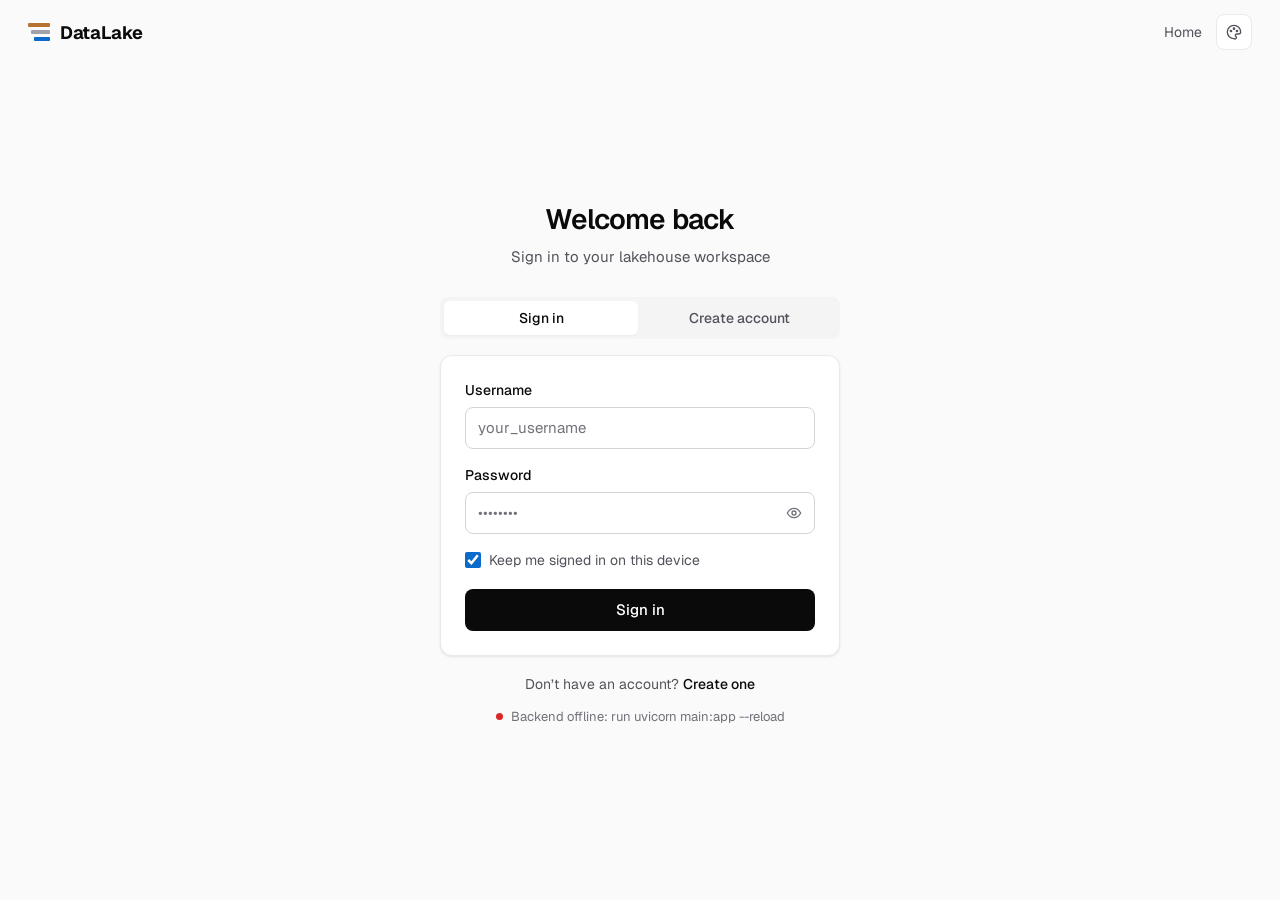
<file: login.html>
<!DOCTYPE html>
<html lang="en">
<head>
<meta charset="UTF-8" />
<meta name="viewport" content="width=device-width, initial-scale=1.0" />
<title>Sign in — DataLake</title>
<script src="theme.js"></script>
<link rel="preconnect" href="https://fonts.googleapis.com">
<link rel="preconnect" href="https://fonts.gstatic.com" crossorigin>
<link href="https://fonts.googleapis.com/css2?family=Geist:wght@400;500;600;700&family=Geist+Mono:wght@400;500&display=swap" rel="stylesheet">
<link rel="stylesheet" href="theme.css">
<style>
*,*::before,*::after{ margin:0; padding:0; box-sizing:border-box; }
body{ font-family: var(--font-ui); background: var(--bg-subtle); color: var(--text); font-size:15px; line-height:1.5; -webkit-font-smoothing: antialiased; min-height:100vh; display:flex; flex-direction:column; }
a{ color: inherit; text-decoration:none; }
button, input{ font-family: inherit; }
svg{ display:block; }
:focus-visible{ outline: 2px solid var(--accent); outline-offset: 2px; }

.top{ height:64px; padding: 0 28px; display:flex; align-items:center; justify-content:space-between; }
.logo{ display:flex; align-items:center; gap:10px; font-weight:700; font-size:18px; letter-spacing:-0.02em; }
.logo-mark{ width:22px; display:flex; flex-direction:column; gap:3px; }
.logo-mark span{ height:4px; border-radius:1px; display:block; }
.logo-mark span:nth-child(1){ background: var(--bronze); }
.logo-mark span:nth-child(2){ background: var(--silver); margin-left:3px; }
.logo-mark span:nth-child(3){ background: var(--accent); margin-left:6px; }
.top-right{ display:flex; align-items:center; gap:14px; font-size:14px; color: var(--text-muted); }
.top-right a:hover{ color: var(--text); }

.wrap{ flex:1; display:flex; align-items:center; justify-content:center; padding: 24px 16px 64px; }
.card{ width:100%; max-width: 400px; }
.head{ text-align:center; margin-bottom: 28px; }
.head h1{ font-size: 28px; font-weight:600; letter-spacing:-0.03em; }
.head p{ margin-top:6px; color: var(--text-muted); }

.tabs{ display:grid; grid-template-columns: 1fr 1fr; gap:4px; padding:4px; background: var(--surface-3); border-radius: var(--radius); margin-bottom: 16px; }
.tab-btn{ height:34px; border:none; border-radius:6px; background:transparent; color: var(--text-muted); font-size:14px; font-weight:500; cursor:pointer; }
.tab-btn.active{ background: var(--surface); color: var(--text); box-shadow: var(--shadow-xs); }

.panel{ background: var(--surface); border:1px solid var(--border); border-radius: var(--radius-lg); padding: 24px; box-shadow: var(--shadow-sm); }
.panel-body{ display:none; }
.panel-body.active{ display:block; }

.field{ margin-bottom: 16px; }
.field label{ display:block; font-size:14px; font-weight:500; margin-bottom:6px; }
.input-wrap{ position:relative; }
.field input{
  width:100%; height:42px; padding: 0 12px; border:1px solid var(--border-strong); border-radius: var(--radius);
  background: var(--surface); color: var(--text); font-size:15px; transition: border-color .15s, box-shadow .15s;
}
.field input::placeholder{ color: var(--text-faint); }
.field input:focus{ outline:none; border-color: var(--accent); box-shadow: 0 0 0 3px var(--accent-soft); }
.field input.has-toggle{ padding-right: 44px; }
.pw-toggle{ position:absolute; right:4px; top:4px; width:34px; height:34px; border:none; background:transparent; color: var(--text-faint); border-radius:6px; cursor:pointer; display:flex; align-items:center; justify-content:center; }
.pw-toggle:hover{ color: var(--text); background: var(--surface-3); }
.pw-toggle svg{ width:16px; height:16px; }
.hint{ font-size:13px; color: var(--text-faint); margin-top:6px; }
.remember{ display:flex; align-items:center; gap:8px; font-size:14px; color: var(--text-muted); margin: 2px 0 18px; cursor:pointer; }
.remember input{ width:16px; height:16px; accent-color: var(--accent); }

.btn{ width:100%; height:42px; display:inline-flex; align-items:center; justify-content:center; gap:8px; border:none; border-radius: var(--radius); background: var(--text); color: var(--on-text); font-size:15px; font-weight:500; cursor:pointer; transition: opacity .15s; }
.btn:hover{ opacity:.86; }
.btn:disabled{ opacity:.55; cursor:default; }
.spinner{ width:14px; height:14px; border-radius:50%; border:2px solid currentColor; border-top-color: transparent; opacity:.7; animation: spin .6s linear infinite; display:none; }
.btn.loading .spinner{ display:inline-block; }
@keyframes spin{ to{ transform:rotate(360deg); } }

.form-msg{ display:none; align-items:flex-start; gap:8px; padding: 10px 12px; border-radius: var(--radius); font-size:14px; margin-bottom:16px; }
.form-msg.show{ display:flex; }
.form-msg.error{ background: var(--red-dim); color: var(--red); }
.form-msg.success{ background: var(--green-dim); color: var(--green); }
.form-msg svg{ width:16px; height:16px; flex-shrink:0; margin-top:1px; }

.foot{ text-align:center; margin-top: 18px; font-size:14px; color: var(--text-muted); }
.foot a{ color: var(--text); font-weight:500; }
.foot a:hover{ color: var(--accent); }
.api-note{ display:flex; align-items:center; justify-content:center; gap:8px; margin-top: 12px; font-size:13px; color: var(--text-faint); }
.api-note i{ width:7px; height:7px; border-radius:50%; background: var(--text-faint); display:block; }
.api-note.up i{ background: var(--green); }
.api-note.down i{ background: var(--red); }
</style>
</head>
<body>

<header class="top">
  <a href="index.html" class="logo" aria-label="DataLake home"><span class="logo-mark"><span></span><span></span><span></span></span>DataLake</a>
  <div class="top-right">
    <a href="index.html">Home</a>
    <span data-theme-menu></span>
  </div>
</header>

<main class="wrap">
  <div class="card">
    <div class="head">
      <h1 id="authTitle">Welcome back</h1>
      <p id="authSubtitle">Sign in to your lakehouse workspace</p>
    </div>

    <div class="tabs" role="tablist">
      <button class="tab-btn active" id="tabLogin" type="button" role="tab" aria-selected="true">Sign in</button>
      <button class="tab-btn" id="tabRegister" type="button" role="tab" aria-selected="false">Create account</button>
    </div>

    <div class="panel">
      <div id="formMsg" class="form-msg" role="alert">
        <svg viewBox="0 0 24 24" fill="none" stroke="currentColor" stroke-width="2" stroke-linecap="round"><circle cx="12" cy="12" r="9"/><path d="M12 8v5M12 16h.01"/></svg>
        <span id="formMsgText"></span>
      </div>

      <div class="panel-body active" id="panelLogin">
        <form id="loginForm" novalidate>
          <div class="field">
            <label for="loginUsername">Username</label>
            <input type="text" id="loginUsername" name="username" placeholder="your_username" autocomplete="username" required />
          </div>
          <div class="field">
            <label for="loginPassword">Password</label>
            <div class="input-wrap">
              <input type="password" id="loginPassword" name="password" class="has-toggle" placeholder="••••••••" autocomplete="current-password" required />
              <button type="button" class="pw-toggle" data-target="loginPassword" aria-label="Show password"></button>
            </div>
          </div>
          <label class="remember"><input type="checkbox" id="rememberMe" checked /> Keep me signed in on this device</label>
          <button type="submit" class="btn" id="loginSubmit"><span class="spinner"></span><span class="btn-label">Sign in</span></button>
        </form>
      </div>

      <div class="panel-body" id="panelRegister">
        <form id="registerForm" novalidate>
          <div class="field">
            <label for="regUsername">Username</label>
            <input type="text" id="regUsername" name="username" placeholder="your_username" autocomplete="username" minlength="3" maxlength="50" required />
            <div class="hint">3–50 characters</div>
          </div>
          <div class="field">
            <label for="regEmail">Email</label>
            <input type="email" id="regEmail" name="email" placeholder="you@example.com" autocomplete="email" required />
          </div>
          <div class="field">
            <label for="regPassword">Password</label>
            <div class="input-wrap">
              <input type="password" id="regPassword" name="password" class="has-toggle" placeholder="••••••••" autocomplete="new-password" minlength="8" required />
              <button type="button" class="pw-toggle" data-target="regPassword" aria-label="Show password"></button>
            </div>
            <div class="hint">At least 8 characters</div>
          </div>
          <button type="submit" class="btn" id="registerSubmit"><span class="spinner"></span><span class="btn-label">Create account</span></button>
        </form>
      </div>
    </div>

    <div class="foot" id="switchFoot">Don’t have an account? <a href="#register" id="switchToRegister">Create one</a></div>
    <div class="api-note" id="apiNote"><i></i><span>Checking backend…</span></div>
  </div>
</main>

<script>
(function(){
  'use strict';
  var API_BASE = 'http://localhost:8000'; // FastAPI backend (uvicorn main:app --reload)

  var tabLogin = document.getElementById('tabLogin');
  var tabRegister = document.getElementById('tabRegister');
  var panelLogin = document.getElementById('panelLogin');
  var panelRegister = document.getElementById('panelRegister');
  var authTitle = document.getElementById('authTitle');
  var authSubtitle = document.getElementById('authSubtitle');
  var switchFoot = document.getElementById('switchFoot');
  var formMsg = document.getElementById('formMsg');
  var formMsgText = document.getElementById('formMsgText');

  // Already signed in? Go straight to the dashboard.
  if (localStorage.getItem('access_token') || sessionStorage.getItem('access_token')) {
    window.location.replace('dashboard.html');
    return;
  }

  function showTab(which){
    var isLogin = which === 'login';
    tabLogin.classList.toggle('active', isLogin);
    tabRegister.classList.toggle('active', !isLogin);
    tabLogin.setAttribute('aria-selected', isLogin ? 'true' : 'false');
    tabRegister.setAttribute('aria-selected', isLogin ? 'false' : 'true');
    panelLogin.classList.toggle('active', isLogin);
    panelRegister.classList.toggle('active', !isLogin);
    authTitle.textContent = isLogin ? 'Welcome back' : 'Create your account';
    authSubtitle.textContent = isLogin ? 'Sign in to your lakehouse workspace' : 'Start ingesting and querying your data';
    document.title = (isLogin ? 'Sign in' : 'Create account') + ' — DataLake';
    switchFoot.innerHTML = isLogin
      ? 'Don’t have an account? <a href="#register" id="switchToRegister">Create one</a>'
      : 'Already have an account? <a href="#login" id="switchToLogin">Sign in</a>';
    if (history.replaceState) history.replaceState(null, '', isLogin ? '#login' : '#register');
    hideMsg();
    bindSwitchLinks();
    (isLogin ? document.getElementById('loginUsername') : document.getElementById('regUsername')).focus();
  }

  function bindSwitchLinks(){
    var toReg = document.getElementById('switchToRegister');
    var toLogin = document.getElementById('switchToLogin');
    if (toReg) toReg.addEventListener('click', function(e){ e.preventDefault(); showTab('register'); });
    if (toLogin) toLogin.addEventListener('click', function(e){ e.preventDefault(); showTab('login'); });
  }

  tabLogin.addEventListener('click', function(){ showTab('login'); });
  tabRegister.addEventListener('click', function(){ showTab('register'); });
  bindSwitchLinks();
  if (location.hash === '#register') showTab('register');

  // Show / hide password
  var EYE = '<svg viewBox="0 0 24 24" fill="none" stroke="currentColor" stroke-width="2" stroke-linecap="round" stroke-linejoin="round"><path d="M2 12s3.5-7 10-7 10 7 10 7-3.5 7-10 7S2 12 2 12z"/><circle cx="12" cy="12" r="3"/></svg>';
  var EYE_OFF = '<svg viewBox="0 0 24 24" fill="none" stroke="currentColor" stroke-width="2" stroke-linecap="round" stroke-linejoin="round"><path d="M3 3l18 18"/><path d="M10.6 5.1A10.4 10.4 0 0 1 12 5c6.5 0 10 7 10 7a17.6 17.6 0 0 1-3.2 4.1M6.6 6.6A17.4 17.4 0 0 0 2 12s3.5 7 10 7a9.7 9.7 0 0 0 5.4-1.6"/><path d="M9.9 9.9a3 3 0 0 0 4.2 4.2"/></svg>';
  document.querySelectorAll('.pw-toggle').forEach(function(b){
    b.innerHTML = EYE;
    b.addEventListener('click', function(){
      var input = document.getElementById(b.getAttribute('data-target'));
      var show = input.type === 'password';
      input.type = show ? 'text' : 'password';
      b.innerHTML = show ? EYE_OFF : EYE;
      b.setAttribute('aria-label', show ? 'Hide password' : 'Show password');
    });
  });

  function showMsg(text, type){ formMsgText.textContent = text; formMsg.className = 'form-msg show ' + type; }
  function hideMsg(){ formMsg.className = 'form-msg'; }
  function setLoading(btn, loading){ btn.classList.toggle('loading', loading); btn.disabled = loading; }

  function parseError(res, fallback){
    return res.json().catch(function(){ return null; }).then(function(body){
      if (body && body.detail){
        if (Array.isArray(body.detail)) return body.detail.map(function(d){ return d.msg; }).join(' ');
        return body.detail;
      }
      return fallback;
    });
  }
  function unreachable(){ return 'Could not reach the backend at ' + API_BASE + '. Start it with: uvicorn main:app --reload'; }

  function apiLogin(username, password, remember){
    if (!username || !password) return Promise.reject('Enter your username and password.');
    return fetch(API_BASE + '/auth/login', {
      method: 'POST', headers: { 'Content-Type': 'application/json' },
      body: JSON.stringify({ username: username, password: password, remember_me: !!remember })
    }).then(function(res){
      if (!res.ok) return parseError(res, 'Incorrect username or password.').then(function(msg){ throw msg; });
      return res.json();
    }).catch(function(err){ if (typeof err === 'string') throw err; throw unreachable(); });
  }

  function apiRegister(username, email, password){
    if (username.length < 3) return Promise.reject('Username must be at least 3 characters.');
    if (!/^[^\s@]+@[^\s@]+\.[^\s@]+$/.test(email)) return Promise.reject('Enter a valid email address.');
    if (password.length < 8) return Promise.reject('Password must be at least 8 characters.');
    return fetch(API_BASE + '/auth/register', {
      method: 'POST', headers: { 'Content-Type': 'application/json' },
      body: JSON.stringify({ username: username, email: email, password: password })
    }).then(function(res){
      if (!res.ok) return parseError(res, 'Could not create account.').then(function(msg){ throw msg; });
      return res.json();
    }).catch(function(err){ if (typeof err === 'string') throw err; throw unreachable(); });
  }

  document.getElementById('loginForm').addEventListener('submit', function(e){
    e.preventDefault();
    hideMsg();
    var username = document.getElementById('loginUsername').value.trim();
    var password = document.getElementById('loginPassword').value;
    var remember = document.getElementById('rememberMe').checked;
    var btn = document.getElementById('loginSubmit');

    setLoading(btn, true);
    apiLogin(username, password, remember)
      .then(function(res){
        // "Keep me signed in" = localStorage (survives closing the browser) and a
        // 7-day token from the backend; unchecked = sessionStorage (cleared when
        // the tab closes) and the normal 60-minute token.
        var store = remember ? localStorage : sessionStorage;
        localStorage.removeItem('access_token'); sessionStorage.removeItem('access_token');
        store.setItem('access_token', res.access_token);
        store.setItem('username', username);
        showMsg('Signed in. Opening your workspace…', 'success');
        setTimeout(function(){ window.location.href = 'dashboard.html'; }, 400);
      })
      .catch(function(err){
        showMsg(typeof err === 'string' ? err : 'Incorrect username or password.', 'error');
        setLoading(btn, false);
      });
  });

  document.getElementById('registerForm').addEventListener('submit', function(e){
    e.preventDefault();
    hideMsg();
    var username = document.getElementById('regUsername').value.trim();
    var email = document.getElementById('regEmail').value.trim();
    var password = document.getElementById('regPassword').value;
    var btn = document.getElementById('registerSubmit');

    setLoading(btn, true);
    apiRegister(username, email, password)
      .then(function(){
        showTab('login');
        document.getElementById('loginUsername').value = username;
        document.getElementById('loginPassword').focus();
        showMsg('Account created. Enter your password to sign in.', 'success');
      })
      .catch(function(err){ showMsg(typeof err === 'string' ? err : 'Could not create account.', 'error'); })
      .then(function(){ setLoading(btn, false); });
  });

  // Backend status hint under the form
  var note = document.getElementById('apiNote');
  fetch(API_BASE + '/health')
    .then(function(r){ if (!r.ok) throw 0; note.classList.add('up'); note.lastChild.textContent = 'Backend online'; })
    .catch(function(){ note.classList.add('down'); note.lastChild.textContent = 'Backend offline: run uvicorn main:app --reload'; });
})();
</script>
</body>
</html>
</file>
<file: theme.css>
/* =========================================================
   DataLake — shared design tokens + theme picker
   theme.js sets data-theme (the theme id) and data-scheme
   (light | dark) on <html>. Every colour on every page comes
   from the variables below, so a theme recolours everything.
========================================================= */
:root{
  --font-ui: 'Geist', -apple-system, BlinkMacSystemFont, 'Segoe UI', Roboto, sans-serif;
  --font-mono: 'Geist Mono', ui-monospace, SFMono-Regular, Menlo, monospace;
  --radius-sm: 6px;
  --radius: 8px;
  --radius-lg: 12px;
  --ease: cubic-bezier(0.2, 0.7, 0.2, 1);
  --code-bg: #09090B;
  --code-border: #27272A;
  --ring: 0 0 0 3px var(--accent-soft);
}

/* ---------- scheme-level tokens (status colours, shadows) ---------- */
:root, :root[data-scheme="light"]{
  --green: #15803D;  --green-dim: #EDFAF1;
  --amber: #B45309;  --amber-dim: #FEF6E7;
  --red:   #DC2626;  --red-dim:   #FEF2F2;
  --bronze: #B87333; --silver: #A1A1AA;
  --shadow-xs: 0 1px 2px rgba(0,0,0,0.04);
  --shadow-sm: 0 1px 3px rgba(0,0,0,0.06), 0 1px 2px rgba(0,0,0,0.04);
  --shadow-md: 0 12px 32px -8px rgba(0,0,0,0.12);
  --shadow-lg: 0 40px 80px -32px rgba(0,0,0,0.22);
  color-scheme: light;
}
:root[data-scheme="dark"]{
  --green: #4ADE80;  --green-dim: rgba(74,222,128,0.12);
  --amber: #FBBF24;  --amber-dim: rgba(251,191,36,0.12);
  --red:   #F87171;  --red-dim:   rgba(248,113,113,0.12);
  --bronze: #C8875A; --silver: #8E8E96;
  --shadow-xs: 0 1px 2px rgba(0,0,0,0.4);
  --shadow-sm: 0 1px 3px rgba(0,0,0,0.5);
  --shadow-md: 0 12px 32px -8px rgba(0,0,0,0.6);
  --shadow-lg: 0 40px 80px -32px rgba(0,0,0,0.8), 0 0 0 1px rgba(255,255,255,0.04);
  color-scheme: dark;
}

/* ---------- themes ---------- */
/* Light — neutral white (default) */
:root, :root[data-theme="light"]{
  --bg:#FFFFFF; --bg-subtle:#FAFAFA; --surface:#FFFFFF; --surface-2:#FAFAFA; --surface-3:#F4F4F5;
  --border:#EAEAEA; --border-strong:#D4D4D8;
  --text:#0A0A0A; --text-muted:#52525B; --text-faint:#71717A; --on-text:#FFFFFF;
  --accent:#0B6BCB; --accent-hover:#0958A8; --accent-soft:#EAF3FD; --accent-contrast:#FFFFFF; --accent-on-dark:#7AB9FF;
}
/* Dark — neutral near-black */
:root[data-theme="dark"]{
  --bg:#0A0A0B; --bg-subtle:#0E0E10; --surface:#111113; --surface-2:#151518; --surface-3:#1B1B1F;
  --border:#232327; --border-strong:#2E2E34;
  --text:#EDEDED; --text-muted:#A1A1AA; --text-faint:#7A7A83; --on-text:#0A0A0B;
  --accent:#4DA3FF; --accent-hover:#7AB9FF; --accent-soft:rgba(77,163,255,0.14); --accent-contrast:#0A0A0B; --accent-on-dark:#4DA3FF;
}
/* Midnight — deep navy */
:root[data-theme="midnight"]{
  --bg:#0B1020; --bg-subtle:#0E1428; --surface:#121A30; --surface-2:#16203A; --surface-3:#1C2744;
  --border:#25304D; --border-strong:#334064;
  --text:#E6EAF5; --text-muted:#A3ADC8; --text-faint:#7885A6; --on-text:#0B1020;
  --accent:#7C9BFF; --accent-hover:#9DB4FF; --accent-soft:rgba(124,155,255,0.16); --accent-contrast:#0B1020; --accent-on-dark:#7C9BFF;
  --silver:#8C97B5;
}
/* Forest — dark green */
:root[data-theme="forest"]{
  --bg:#0C1410; --bg-subtle:#0F1914; --surface:#131F19; --surface-2:#17261F; --surface-3:#1D2F26;
  --border:#243A2F; --border-strong:#2F4A3D;
  --text:#E4EFE8; --text-muted:#A2B8AA; --text-faint:#768B7E; --on-text:#0C1410;
  --accent:#5FD49B; --accent-hover:#86E2B5; --accent-soft:rgba(95,212,155,0.14); --accent-contrast:#0C1410; --accent-on-dark:#5FD49B;
  --green:#86E2B5;
}
/* Graphite — warm charcoal with amber */
:root[data-theme="graphite"]{
  --bg:#161616; --bg-subtle:#1A1A1A; --surface:#1E1E1E; --surface-2:#232323; --surface-3:#2A2A2A;
  --border:#333333; --border-strong:#424242;
  --text:#F2F2F2; --text-muted:#B3B3B3; --text-faint:#8A8A8A; --on-text:#161616;
  --accent:#F5A524; --accent-hover:#F7B955; --accent-soft:rgba(245,165,36,0.15); --accent-contrast:#161616; --accent-on-dark:#F5A524;
}
/* Sand — warm off-white with terracotta */
:root[data-theme="sand"]{
  --bg:#FBF8F3; --bg-subtle:#F6F1E9; --surface:#FFFDF9; --surface-2:#F7F2EA; --surface-3:#EFE8DC;
  --border:#E7DECF; --border-strong:#D6CAB6;
  --text:#1C1917; --text-muted:#57534E; --text-faint:#78716C; --on-text:#FFFDF9;
  --accent:#C2410C; --accent-hover:#9A3412; --accent-soft:#FDEBDD; --accent-contrast:#FFFFFF; --accent-on-dark:#FDBA74;
}
/* Ocean — cool blue-tinted light with teal */
:root[data-theme="ocean"]{
  --bg:#F5F9FC; --bg-subtle:#EEF4F9; --surface:#FFFFFF; --surface-2:#F3F8FC; --surface-3:#E7F0F7;
  --border:#DCE7F0; --border-strong:#C3D4E2;
  --text:#0B1B2B; --text-muted:#44576B; --text-faint:#66788A; --on-text:#FFFFFF;
  --accent:#0E7490; --accent-hover:#0B5E75; --accent-soft:#E0F2F7; --accent-contrast:#FFFFFF; --accent-on-dark:#67E8F9;
}
/* Rose — soft pink-tinted light */
:root[data-theme="rose"]{
  --bg:#FFF8F9; --bg-subtle:#FDF1F3; --surface:#FFFFFF; --surface-2:#FFF5F7; --surface-3:#FBE9ED;
  --border:#F3DCE2; --border-strong:#E7C3CD;
  --text:#1F1016; --text-muted:#5E4750; --text-faint:#806772; --on-text:#FFFFFF;
  --accent:#BE185D; --accent-hover:#9D174D; --accent-soft:#FCE7F0; --accent-contrast:#FFFFFF; --accent-on-dark:#F9A8D4;
}

/* ---------- theme picker (rendered by theme.js) ---------- */
.tm{ position:relative; display:inline-flex; }
.tm-btn{
  width:36px; height:36px; display:inline-flex; align-items:center; justify-content:center;
  border:1px solid var(--border); border-radius: var(--radius); background: var(--surface);
  color: var(--text-muted); cursor:pointer; transition: color .15s, border-color .15s;
}
.tm-btn:hover{ color: var(--text); border-color: var(--border-strong); }
.tm-btn svg{ width:16px; height:16px; }
.tm-pop{
  position:absolute; top: calc(100% + 8px); right:0; z-index: 2000;
  width: 320px; max-width: calc(100vw - 24px); padding: 12px; box-sizing:border-box;
  background: var(--surface); border:1px solid var(--border); border-radius: var(--radius-lg);
  box-shadow: var(--shadow-md); display:none; font-family: var(--font-ui);
}
.tm.open .tm-pop{ display:block; }
.tm-label{ font-size:12px; font-weight:500; color: var(--text-faint); margin: 2px 2px 10px; }
.tm-grid{ display:grid; grid-template-columns: repeat(3, minmax(0,1fr)); gap:8px; }
.tm-grid.wide{ grid-template-columns: repeat(auto-fill, minmax(120px, 1fr)); gap:12px; }
.tm-opt{
  display:flex; flex-direction:column; gap:6px; padding:6px; border-radius: 10px; cursor:pointer;
  background: transparent; border: 1px solid transparent; color: var(--text-muted);
  font: 500 12.5px var(--font-ui); text-align:left;
}
.tm-opt:hover{ background: var(--surface-3); color: var(--text); }
.tm-opt[aria-pressed="true"]{ border-color: var(--accent); color: var(--text); background: var(--accent-soft); }
.tm-prev{
  height:52px; border-radius:7px; position:relative; overflow:hidden;
  box-shadow: inset 0 0 0 1px rgba(128,128,128,0.25);
}
.tm-prev .p-side{ position:absolute; left:0; top:0; bottom:0; width:28%; }
.tm-prev .p-card{ position:absolute; left:36%; right:10%; top:22%; height:26%; border-radius:3px; }
.tm-prev .p-line{ position:absolute; left:36%; width:34%; bottom:18%; height:10%; border-radius:2px; }
.tm-prev .p-dot{ position:absolute; right:10%; bottom:14%; width:16%; height:18%; border-radius:3px; }
.tm-prev.split{ display:flex; }
.tm-prev.split > div{ flex:1; position:relative; }
.tm-name{ display:flex; align-items:center; justify-content:space-between; padding: 0 2px; }
.tm-name svg{ width:13px; height:13px; color: var(--accent); }
.tm-opt:focus-visible, .tm-btn:focus-visible{ outline:2px solid var(--accent); outline-offset:2px; }
</file>
